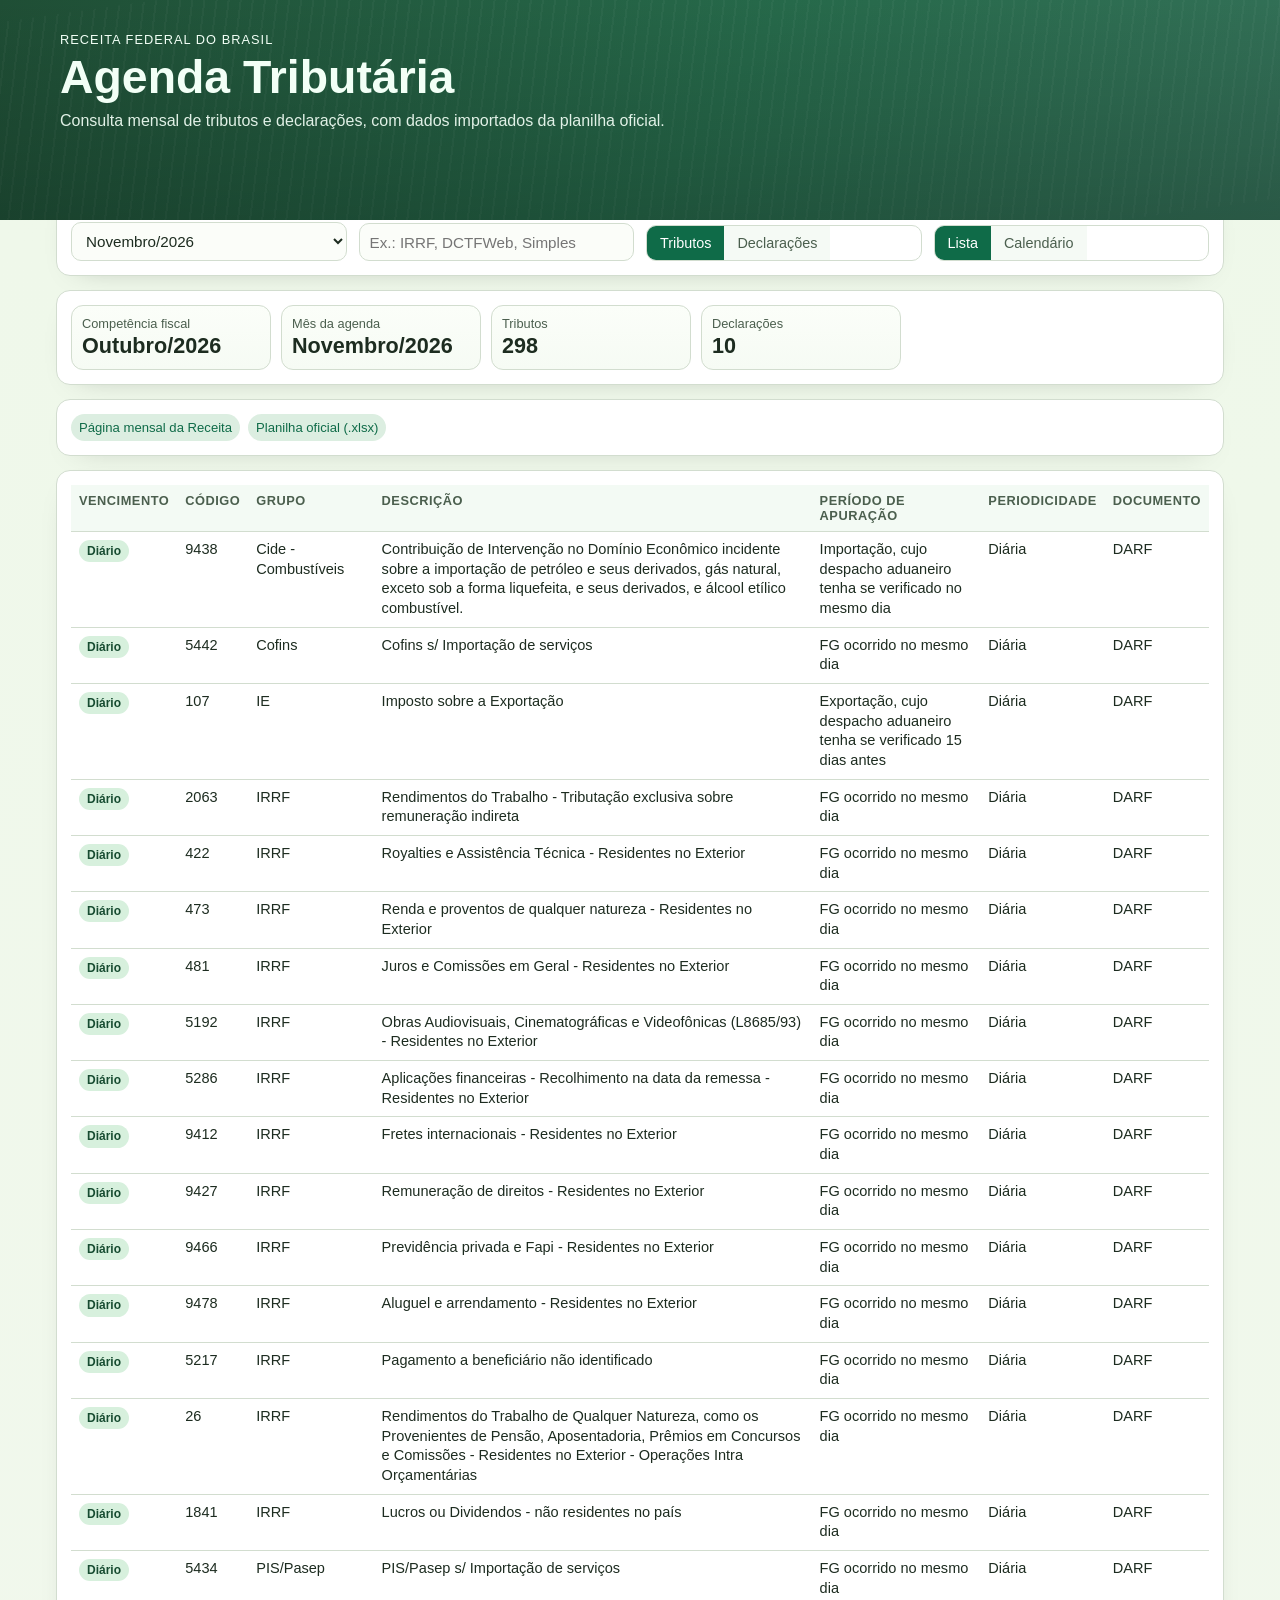
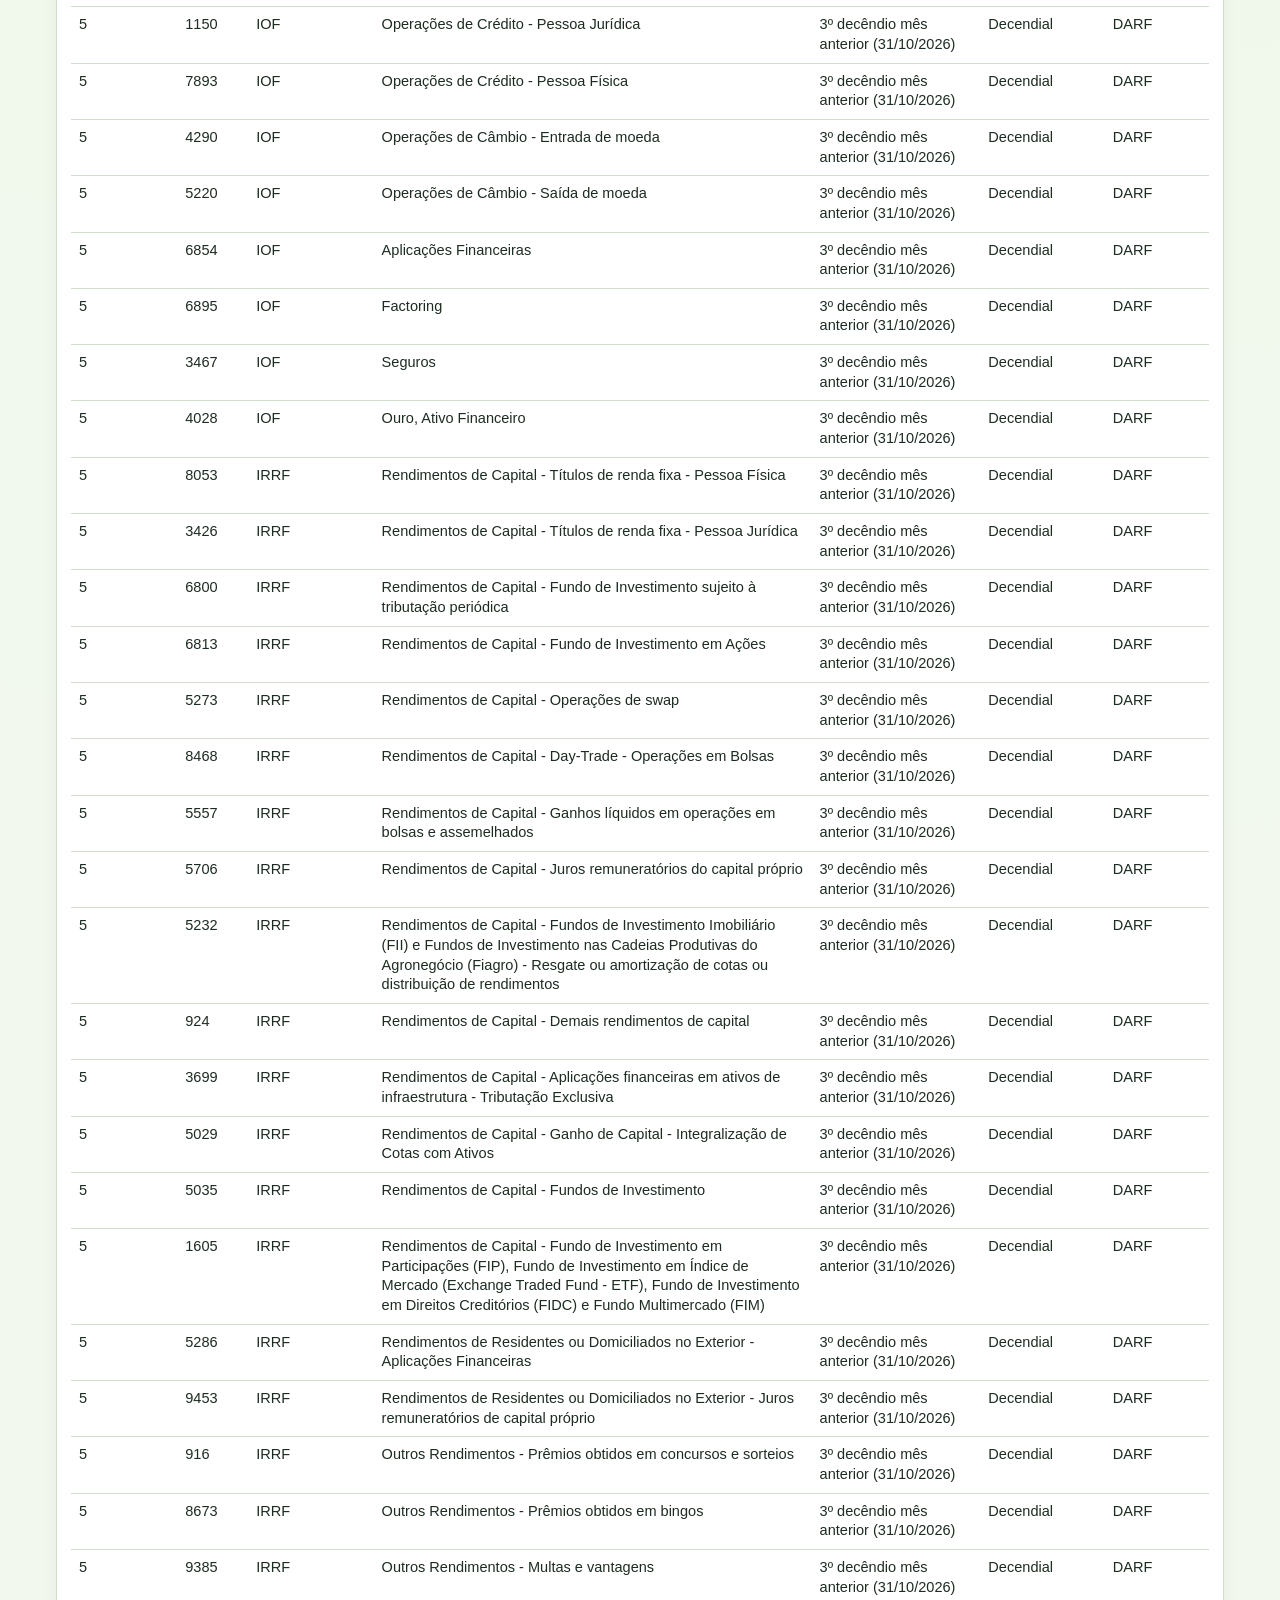
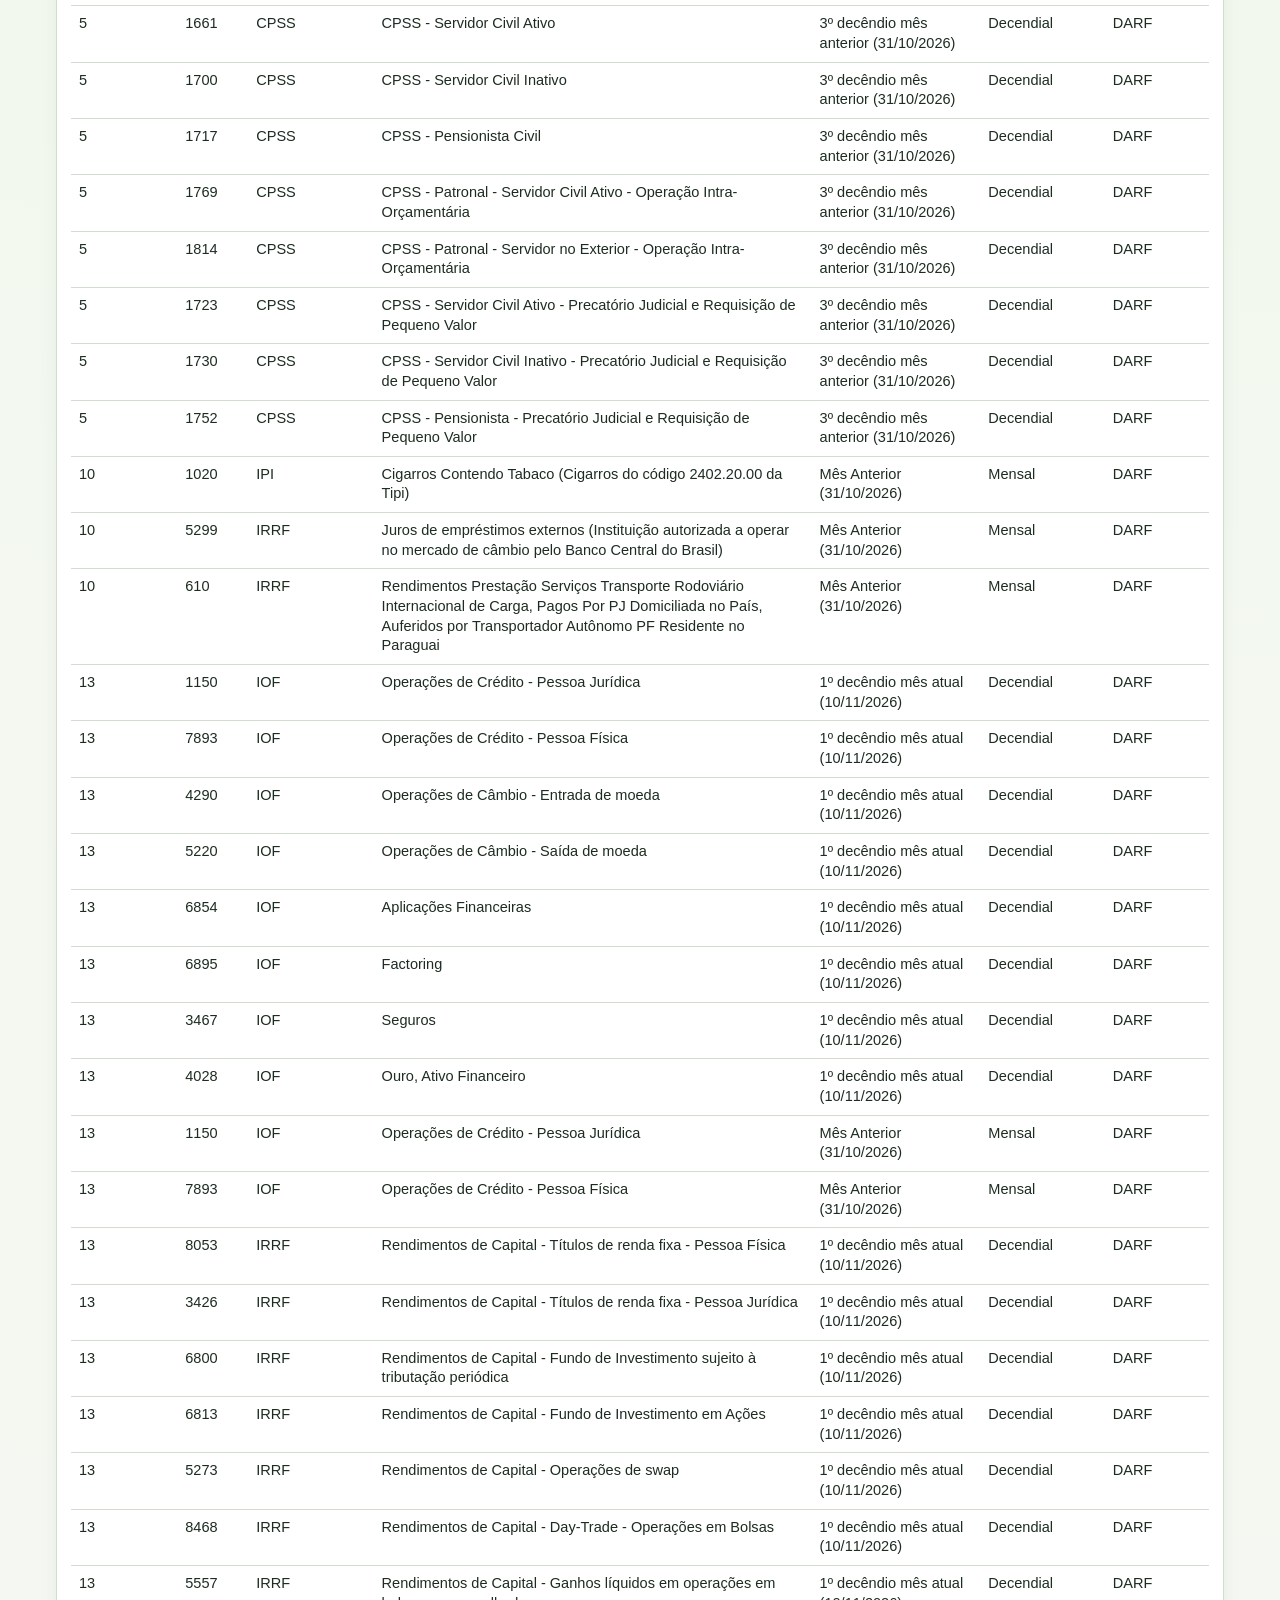
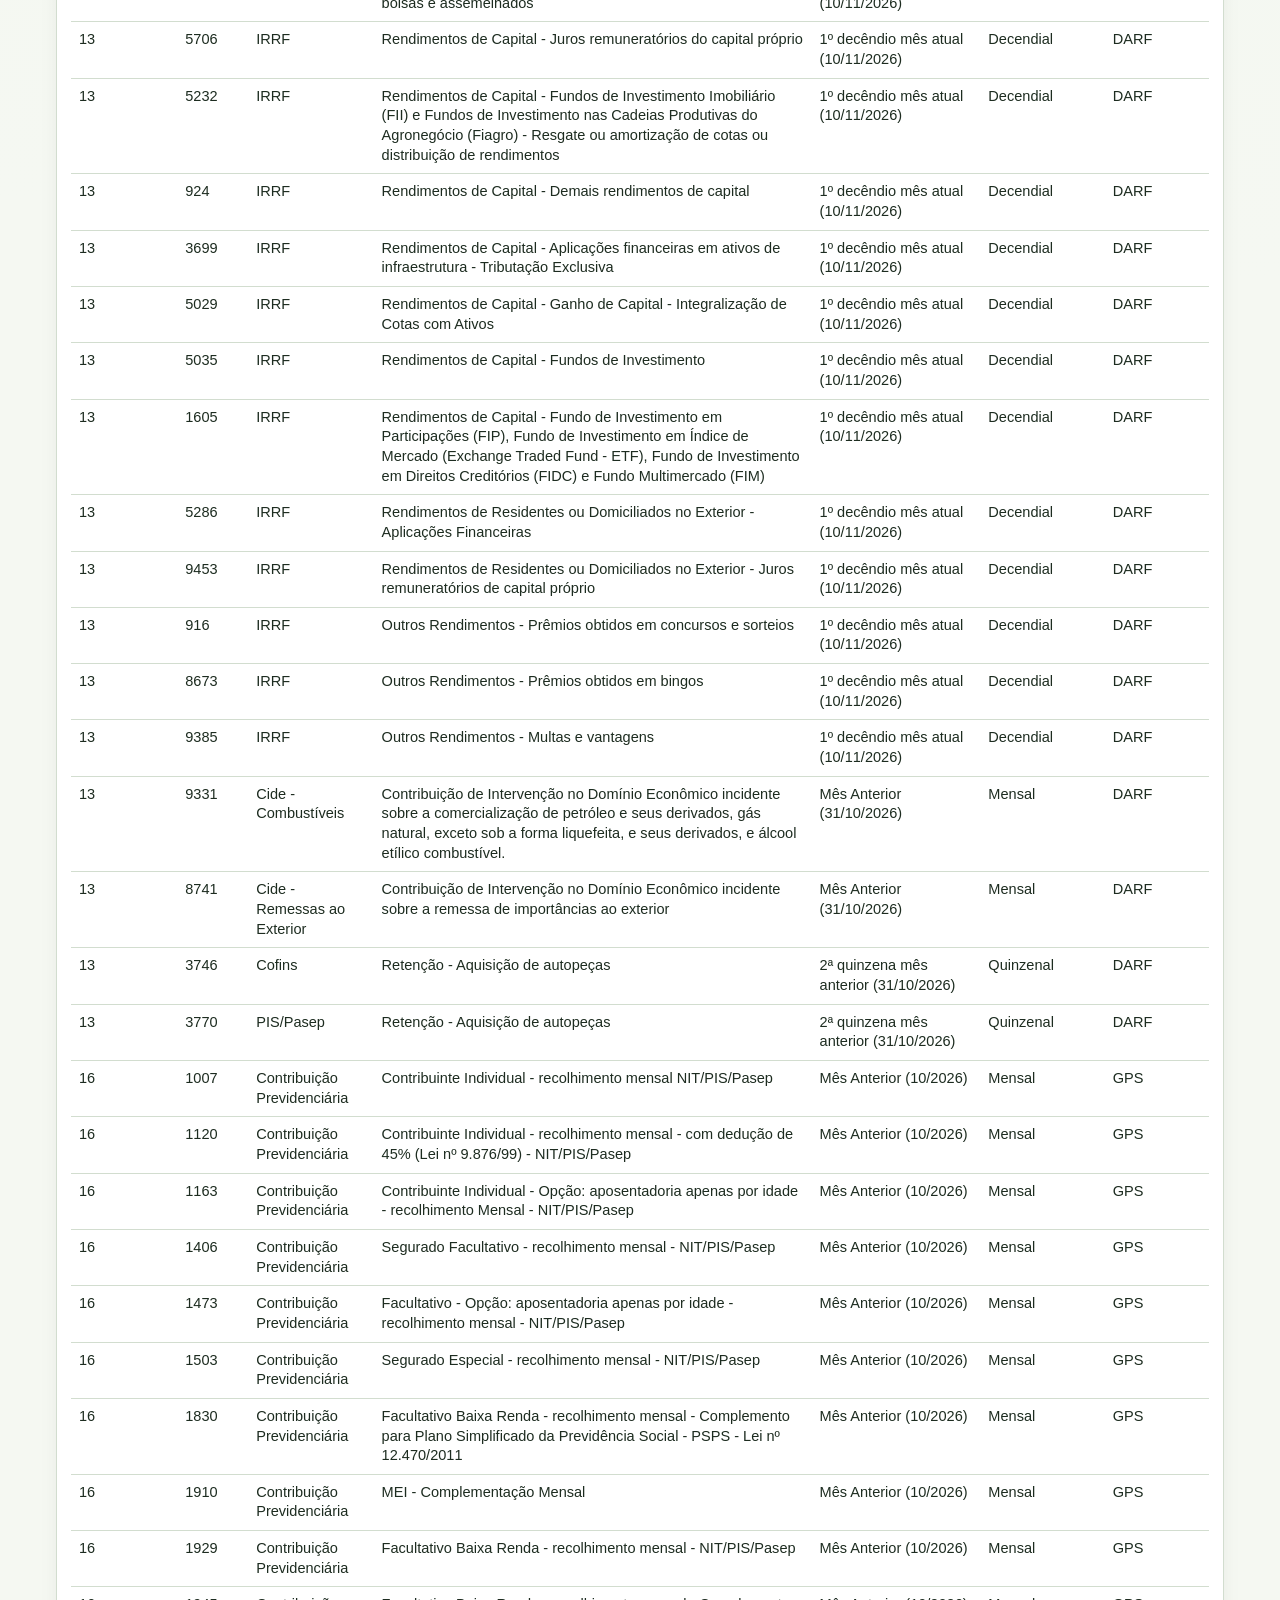
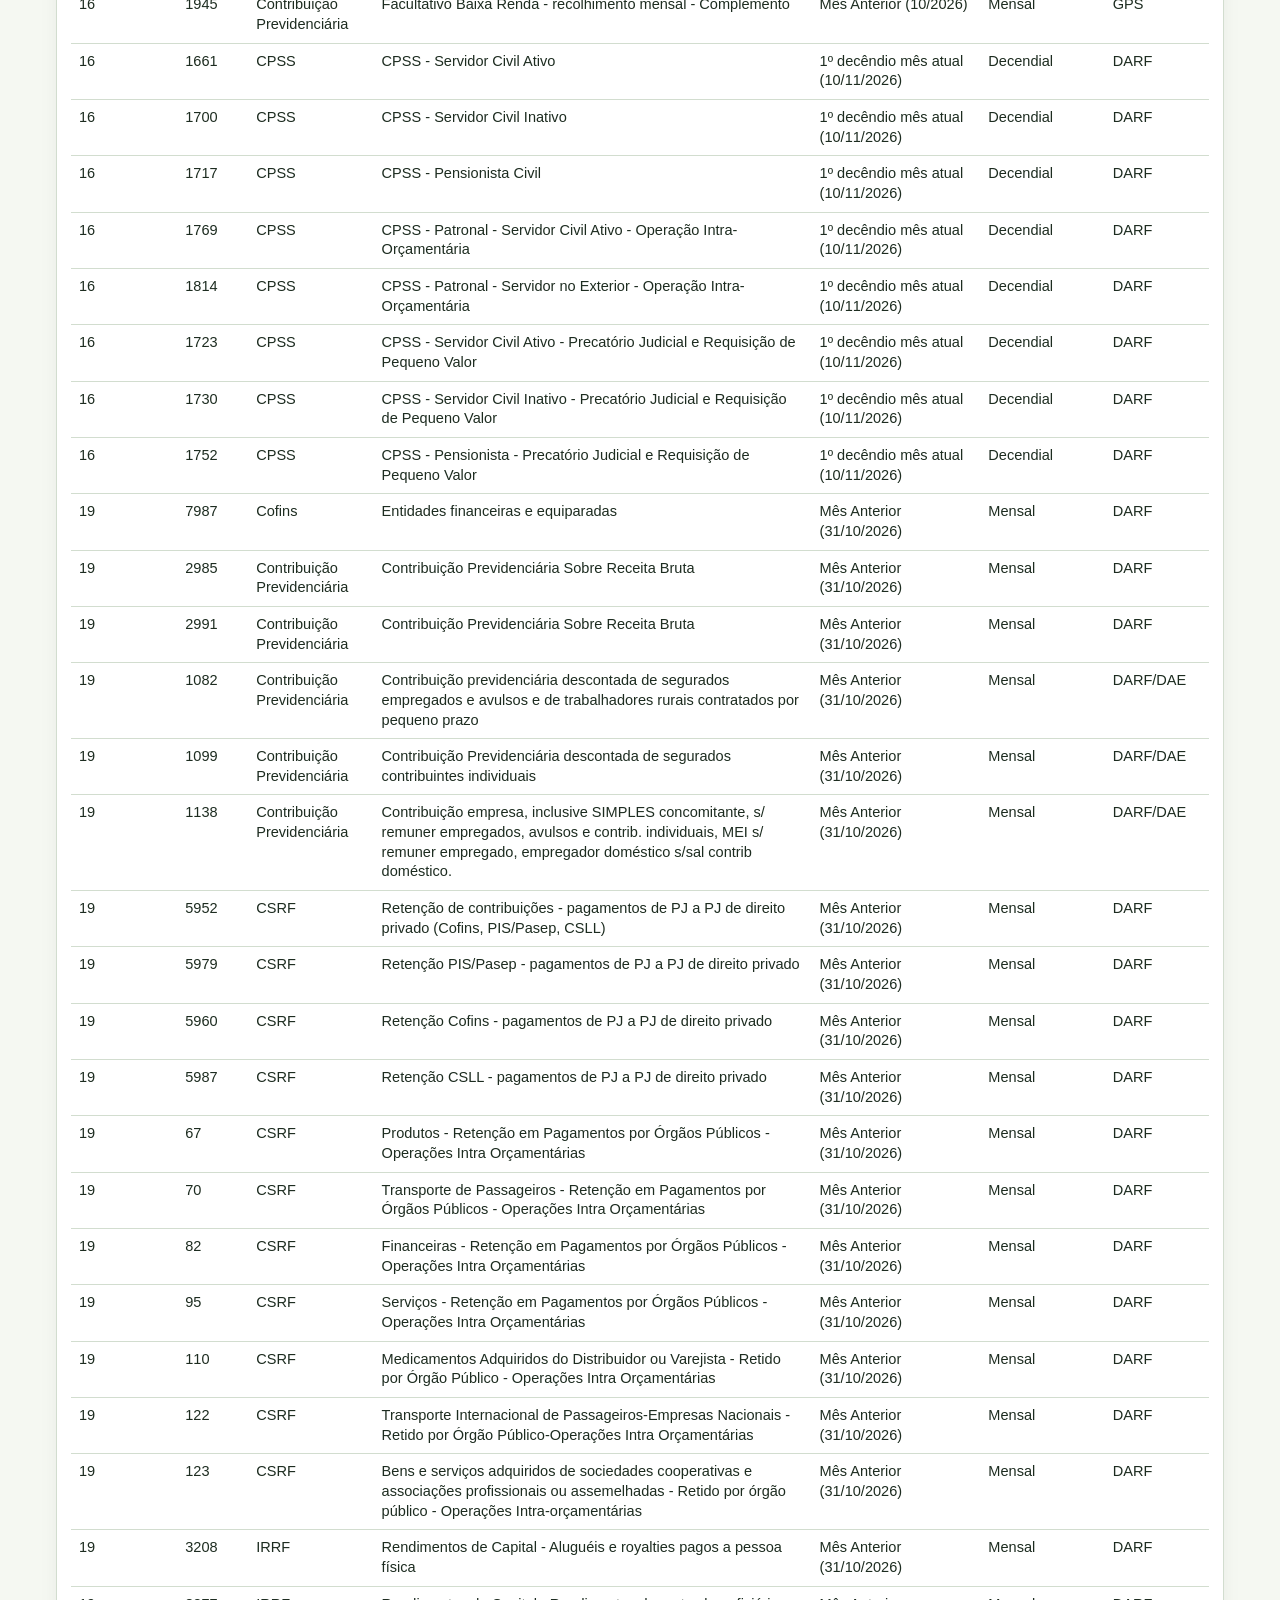
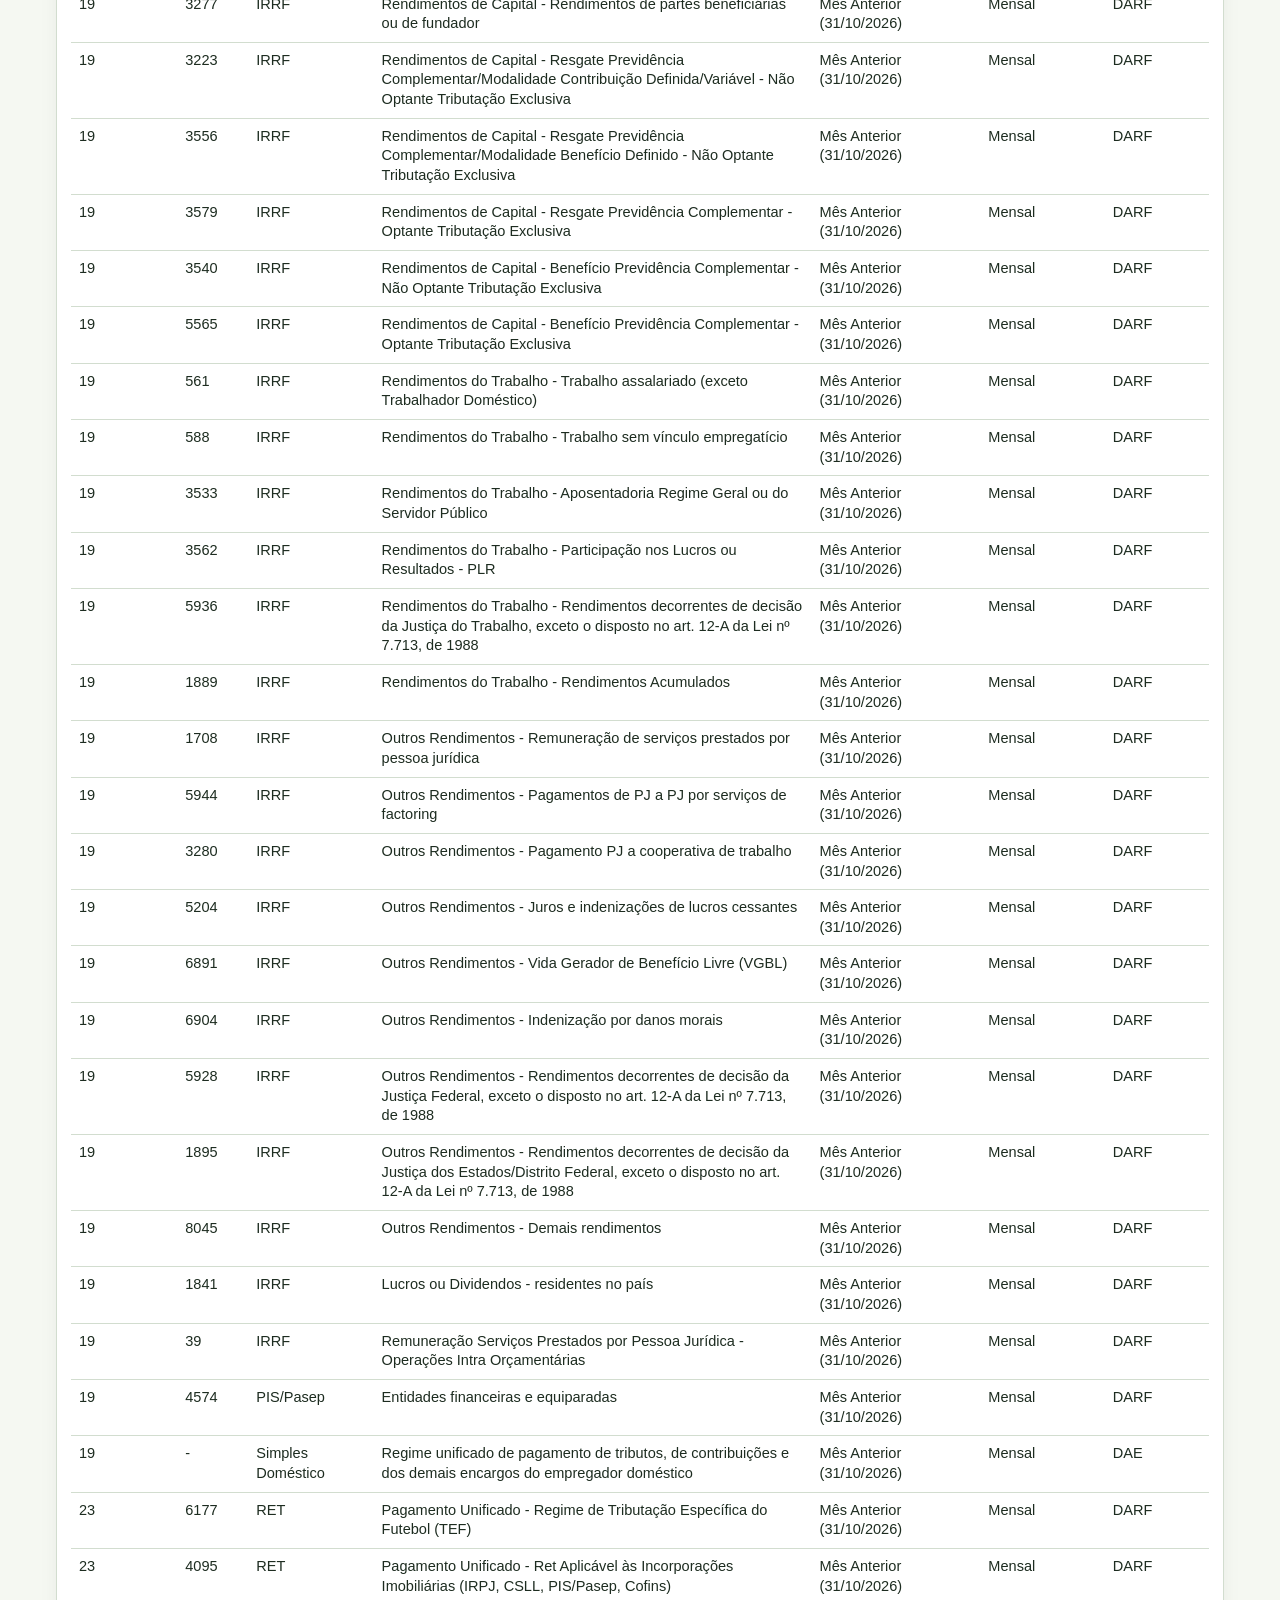
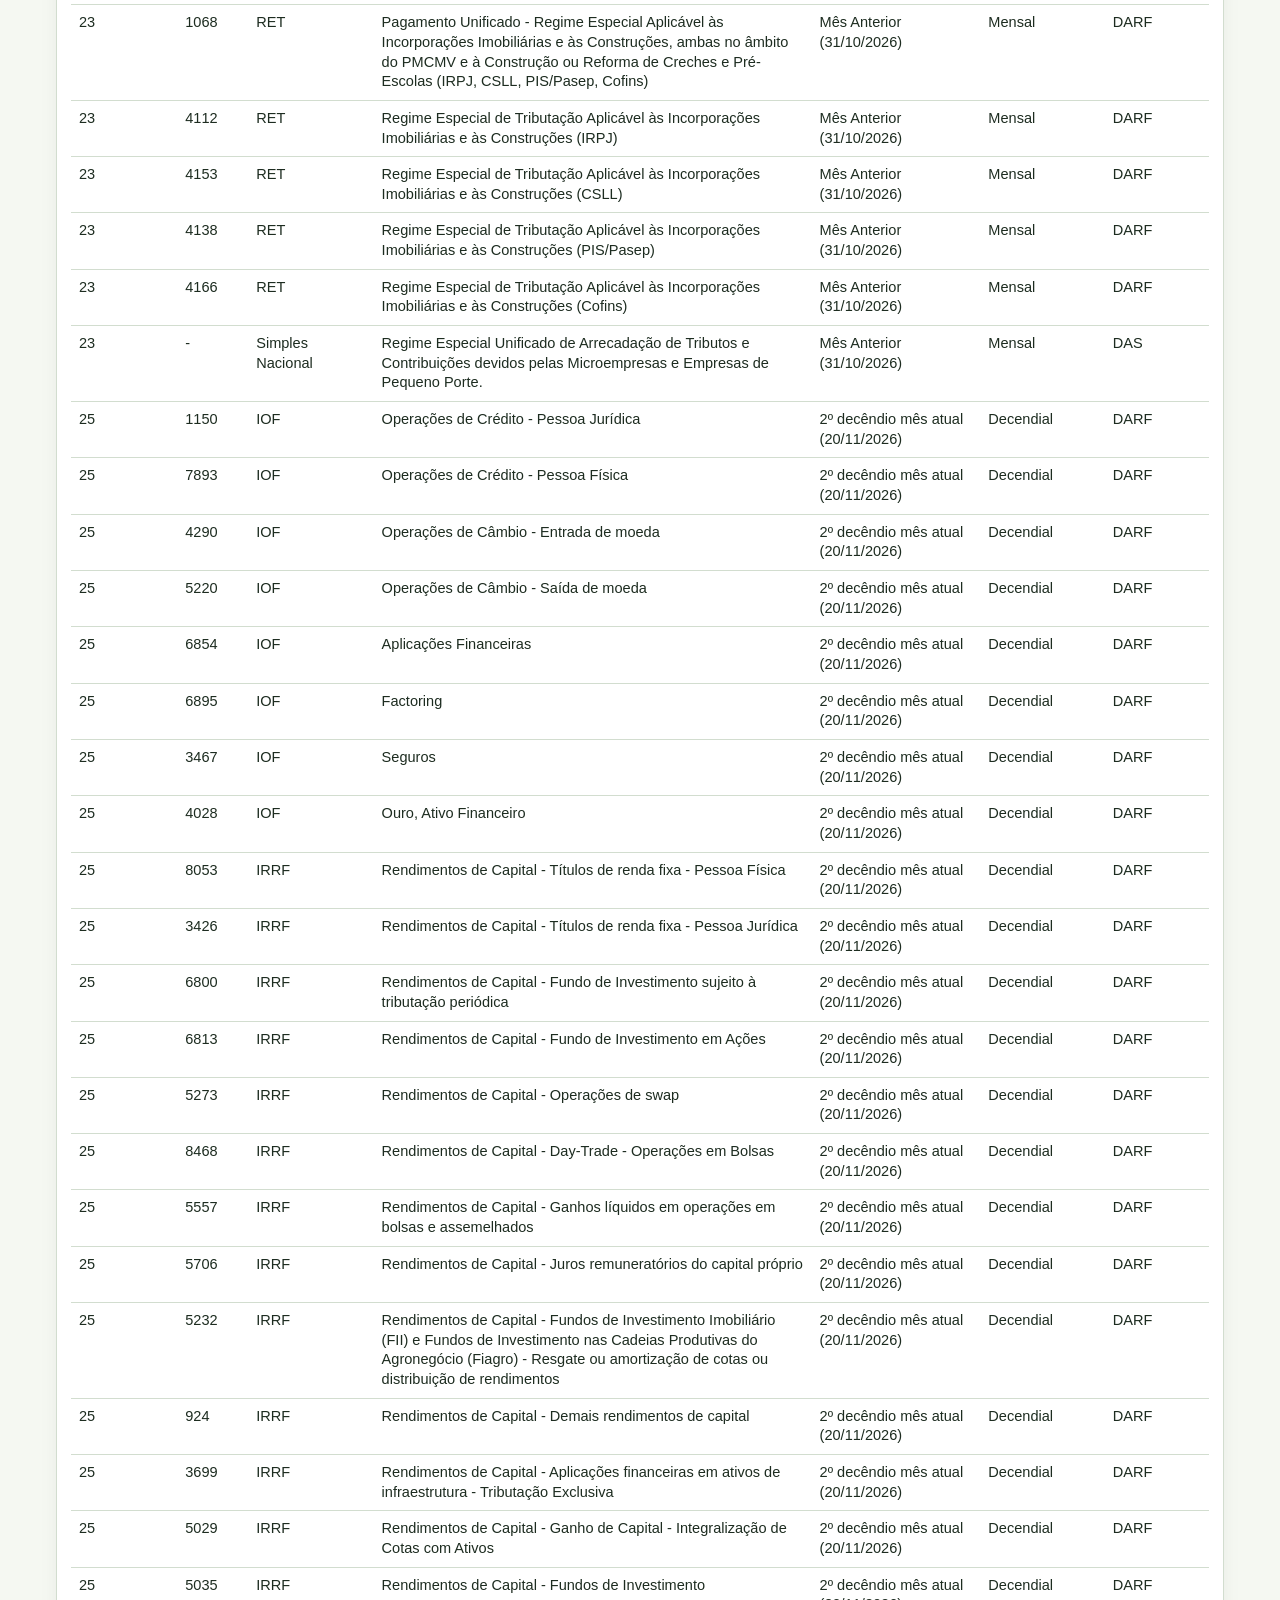
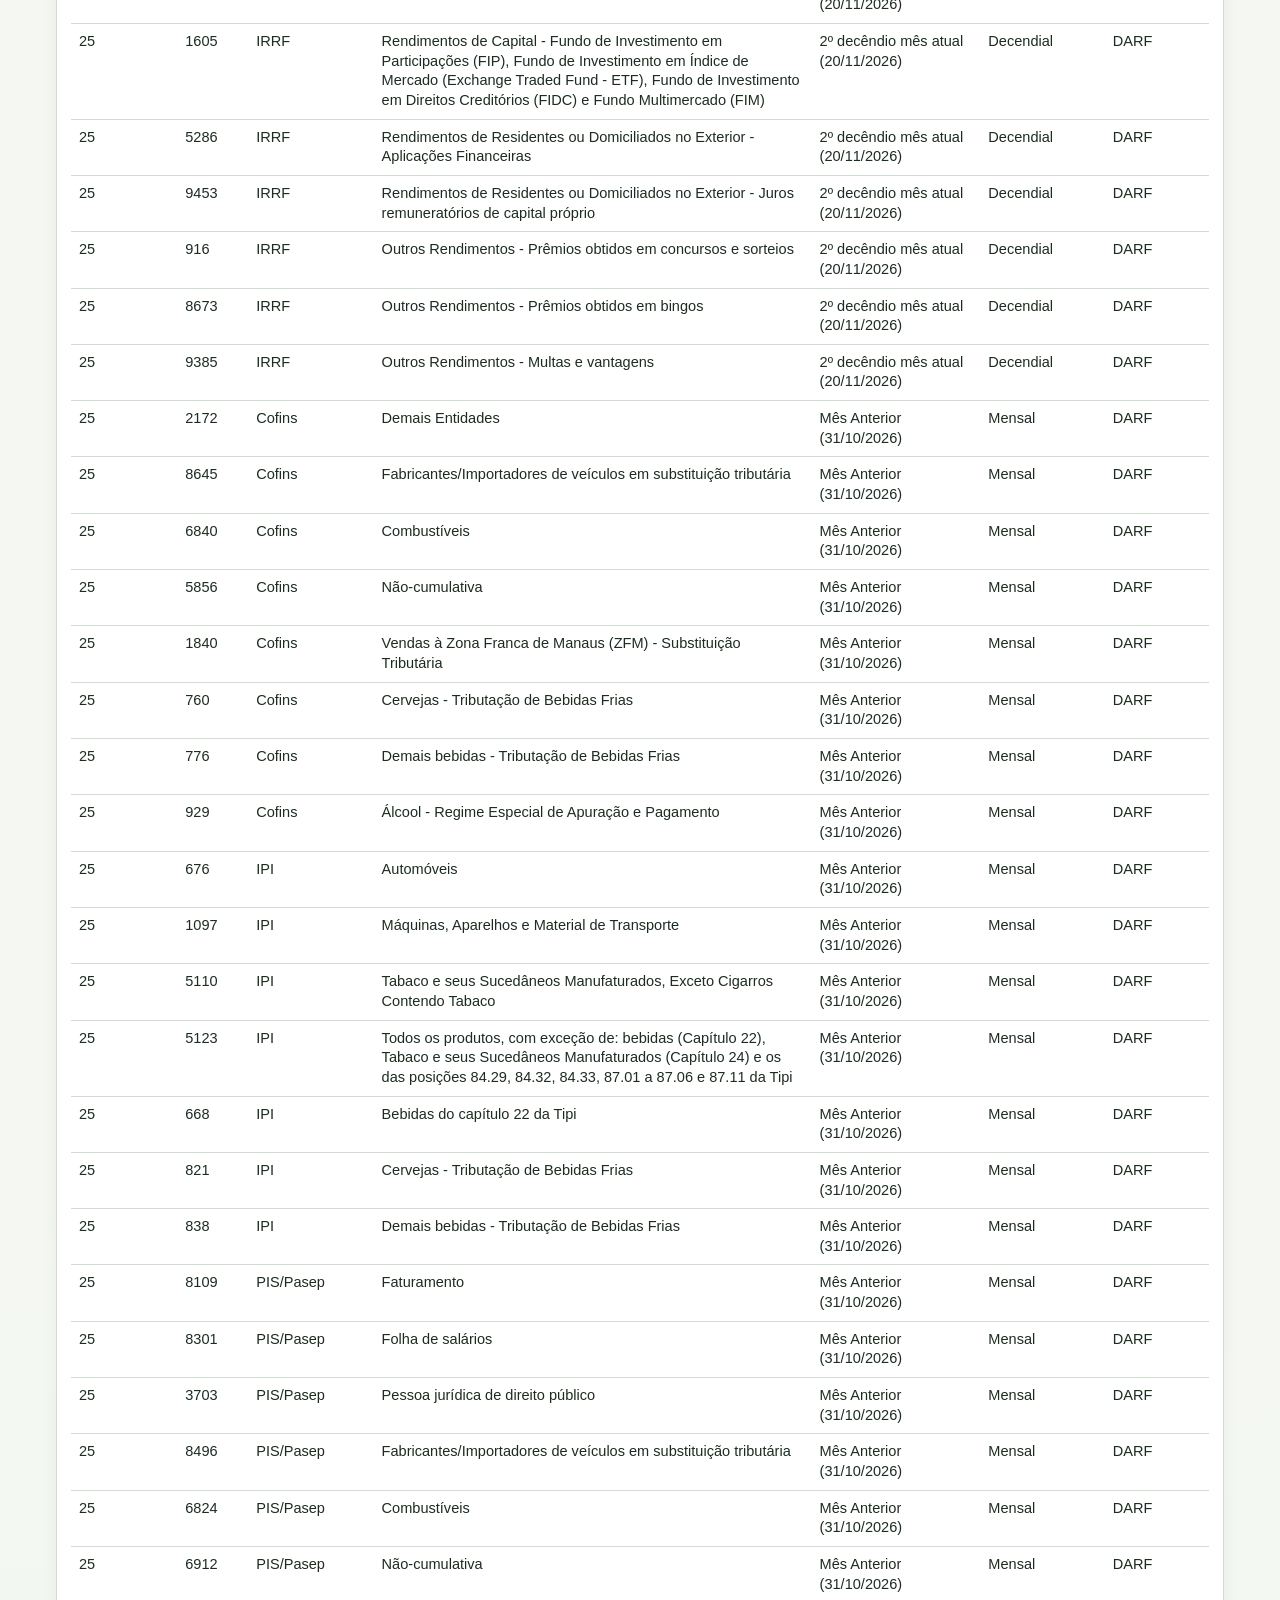
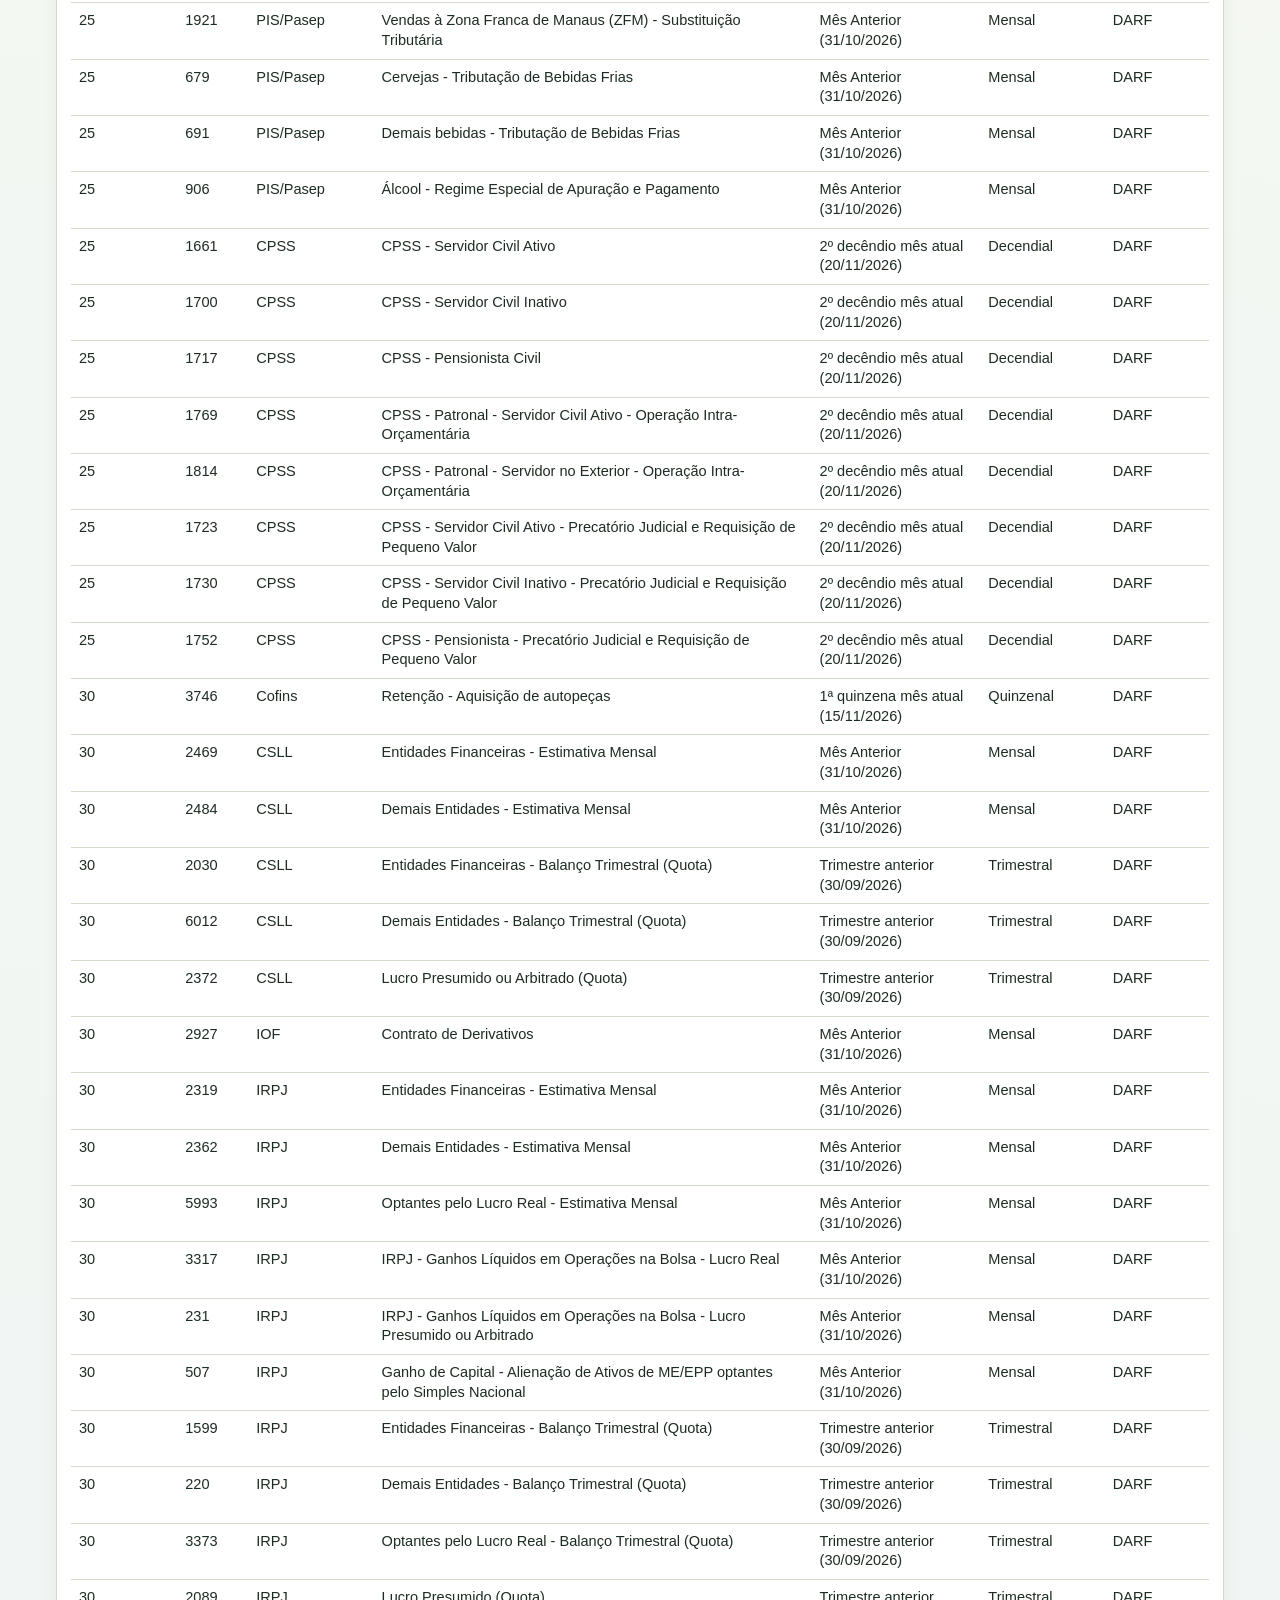
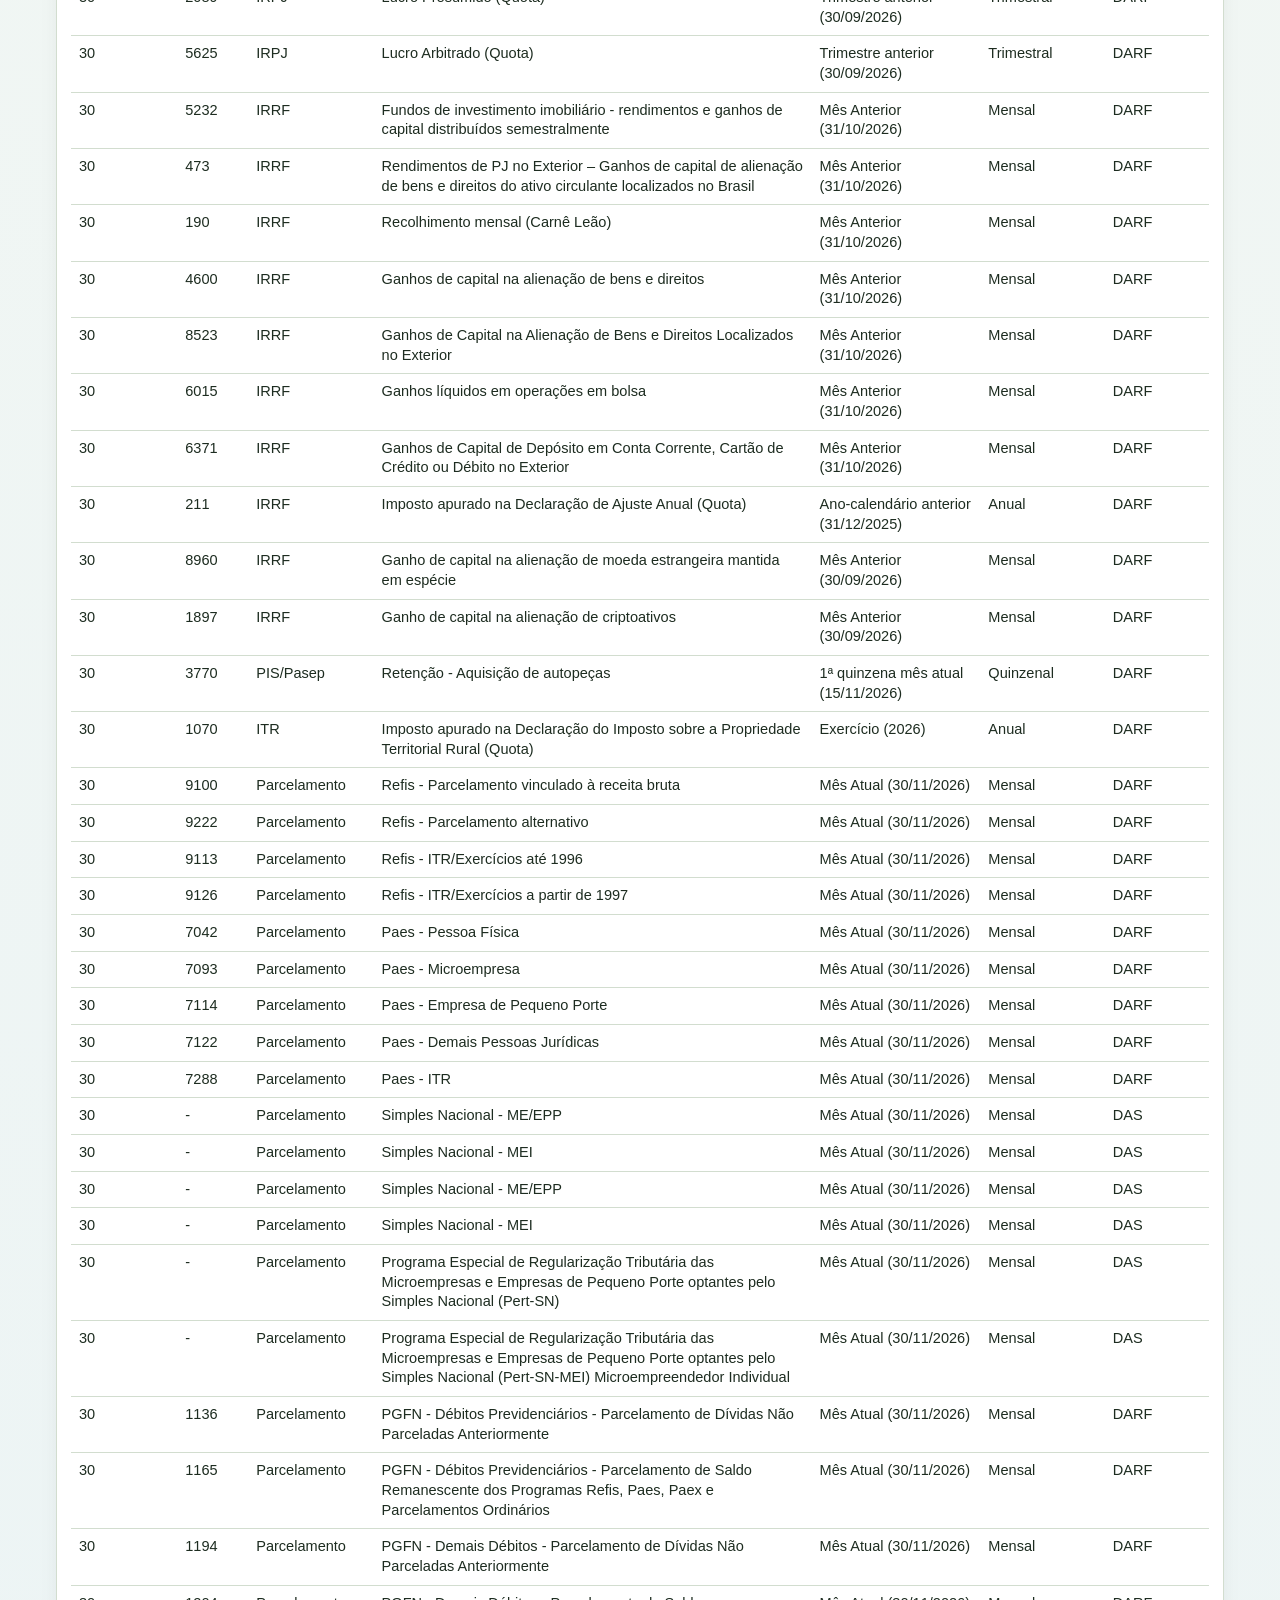
<file: index.html>
<!doctype html>
<html lang="pt-BR">
  <head>
    <meta charset="UTF-8" />
    <meta name="viewport" content="width=device-width, initial-scale=1.0" />
    <title>Agenda Tributária</title>
    <link rel="stylesheet" href="/assets/main.css" />
  </head>
  <body>
    <header class="hero">
      <div class="hero__overlay"></div>
      <div class="hero__content">
        <p class="hero__eyebrow">Receita Federal do Brasil</p>
        <h1>Agenda Tributária</h1>
        <p class="hero__subtitle">
          Consulta mensal de tributos e declarações, com dados importados da planilha oficial.
        </p>
      </div>
    </header>

    <main class="container">
      <section class="panel controls">
        <div class="controls__group">
          <label for="month-select">Competência</label>
          <select id="month-select"></select>
        </div>

        <div class="controls__group">
          <label for="search-input">Busca</label>
          <input id="search-input" type="text" placeholder="Ex.: IRRF, DCTFWeb, Simples" />
        </div>

        <div class="controls__group controls__group--view">
          <span>Tipo</span>
          <div class="segmented" role="tablist" aria-label="Tipo de agenda">
            <button id="tab-tributos" class="segmented__button is-active" data-view="tributos">Tributos</button>
            <button id="tab-declaracoes" class="segmented__button" data-view="declaracoes">Declarações</button>
          </div>
        </div>

        <div class="controls__group controls__group--view">
          <span>Visualização</span>
          <div class="segmented" role="tablist" aria-label="Modo de visualização">
            <button id="mode-list" class="segmented__button is-active" data-mode="list">Lista</button>
            <button id="mode-calendar" class="segmented__button" data-mode="calendar">Calendário</button>
          </div>
        </div>
      </section>

      <section class="panel summary" id="summary"></section>
      <section class="panel">
        <div id="source-links" class="source-links"></div>
      </section>

      <section class="panel calendar-panel is-hidden" id="calendar-panel">
        <div id="calendar-header" class="calendar-header"></div>
        <div id="calendar-grid" class="calendar-grid"></div>
        <div id="calendar-daily" class="calendar-daily"></div>
        <div id="calendar-details" class="calendar-details"></div>
      </section>

      <section class="panel table-panel" id="table-panel">
        <div class="table-wrap">
          <table>
            <thead id="table-head"></thead>
            <tbody id="table-body"></tbody>
          </table>
        </div>
      </section>
    </main>

    <template id="empty-state-template">
      <tr>
        <td colspan="8" class="empty-state">Nenhum item encontrado com os filtros atuais.</td>
      </tr>
    </template>

    <script src="/assets/main.js" defer></script>
  </body>
</html>
</file>
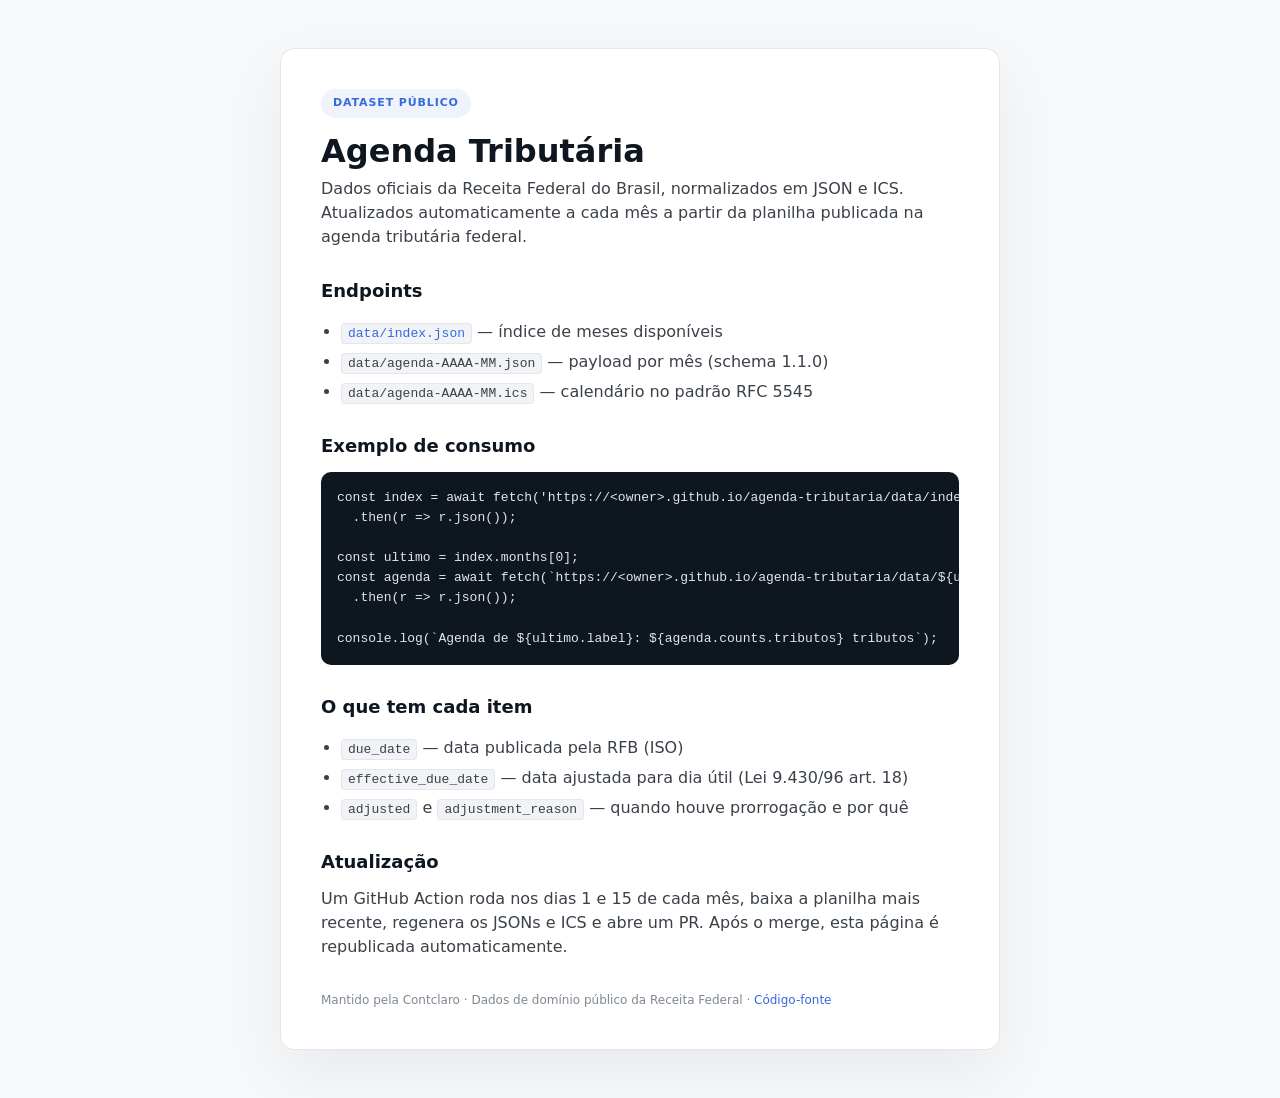
<file: site/index.html>
<!doctype html>
<html lang="pt-BR">
  <head>
    <meta charset="UTF-8" />
    <meta name="viewport" content="width=device-width, initial-scale=1.0" />
    <title>Agenda Tributária — Dados</title>
    <meta name="description" content="Dataset público da Agenda Tributária da Receita Federal, normalizado em JSON com cálculo de dia útil e exportação ICS." />
    <style>
      :root {
        --ink: #0e161f;
        --muted: #3a4149;
        --line: #e3e6ea;
        --accent: #3669de;
        --accent-soft: #eef3fc;
        --bg: #f7f8fa;
      }
      * { box-sizing: border-box; }
      body {
        margin: 0;
        font-family: -apple-system, BlinkMacSystemFont, "Segoe UI", Inter, system-ui, sans-serif;
        background: var(--bg);
        color: var(--ink);
        padding: 48px 16px;
        line-height: 1.5;
      }
      main {
        max-width: 720px;
        margin: 0 auto;
        background: #ffffff;
        border: 1px solid var(--line);
        border-radius: 14px;
        padding: 40px;
        box-shadow: 0 24px 64px rgba(11, 19, 30, 0.06);
      }
      .badge {
        display: inline-block;
        background: var(--accent-soft);
        color: var(--accent);
        font-size: 11px;
        font-weight: 700;
        letter-spacing: 0.08em;
        text-transform: uppercase;
        padding: 6px 12px;
        border-radius: 999px;
      }
      h1 { font-size: 32px; margin: 16px 0 8px; line-height: 1.1; }
      p { color: var(--muted); margin: 0 0 14px; }
      h2 { font-size: 18px; margin: 28px 0 12px; }
      code {
        background: #f1f3f6;
        border: 1px solid var(--line);
        padding: 2px 6px;
        border-radius: 4px;
        font-family: "SF Mono", Menlo, monospace;
        font-size: 13px;
      }
      pre {
        background: #0e161f;
        color: #e3e6ea;
        padding: 16px;
        border-radius: 10px;
        overflow-x: auto;
        font-size: 13px;
        line-height: 1.55;
      }
      a { color: var(--accent); text-decoration: none; }
      a:hover { text-decoration: underline; }
      ul { padding-left: 20px; }
      li { margin: 6px 0; color: var(--muted); }
      footer { margin-top: 32px; font-size: 12px; color: #7e8892; }
    </style>
  </head>
  <body>
    <main>
      <span class="badge">Dataset público</span>
      <h1>Agenda Tributária</h1>
      <p>
        Dados oficiais da Receita Federal do Brasil, normalizados em JSON e ICS.
        Atualizados automaticamente a cada mês a partir da planilha publicada na agenda
        tributária federal.
      </p>

      <h2>Endpoints</h2>
      <ul>
        <li><a href="data/index.json"><code>data/index.json</code></a> — índice de meses disponíveis</li>
        <li><code>data/agenda-AAAA-MM.json</code> — payload por mês (schema 1.1.0)</li>
        <li><code>data/agenda-AAAA-MM.ics</code> — calendário no padrão RFC 5545</li>
      </ul>

      <h2>Exemplo de consumo</h2>
      <pre>const index = await fetch('https://&lt;owner&gt;.github.io/agenda-tributaria/data/index.json')
  .then(r =&gt; r.json());

const ultimo = index.months[0];
const agenda = await fetch(`https://&lt;owner&gt;.github.io/agenda-tributaria/data/${ultimo.file}`)
  .then(r =&gt; r.json());

console.log(`Agenda de ${ultimo.label}: ${agenda.counts.tributos} tributos`);</pre>

      <h2>O que tem cada item</h2>
      <ul>
        <li><code>due_date</code> — data publicada pela RFB (ISO)</li>
        <li><code>effective_due_date</code> — data ajustada para dia útil (Lei 9.430/96 art. 18)</li>
        <li><code>adjusted</code> e <code>adjustment_reason</code> — quando houve prorrogação e por quê</li>
      </ul>

      <h2>Atualização</h2>
      <p>
        Um GitHub Action roda nos dias 1 e 15 de cada mês, baixa a planilha mais recente,
        regenera os JSONs e ICS e abre um PR. Após o merge, esta página é republicada
        automaticamente.
      </p>

      <footer>
        Mantido pela Contclaro · Dados de domínio público da Receita Federal ·
        <a href="https://github.com/">Código-fonte</a>
      </footer>
    </main>
  </body>
</html>
</file>
<file: assets/main.css>
:root {
  --bg: #f5f8f2;
  --panel: #ffffff;
  --ink: #1d2c20;
  --muted: #4b5f4e;
  --accent: #0f6b48;
  --accent-soft: #dceee1;
  --line: #d2ddcf;
}

* {
  box-sizing: border-box;
}

body {
  margin: 0;
  font-family: "IBM Plex Sans", "Avenir Next", "Segoe UI", sans-serif;
  color: var(--ink);
  background: radial-gradient(circle at 85% -10%, #ecf8e6 0%, transparent 35%),
    radial-gradient(circle at 0% 110%, #e5f1f7 0%, transparent 38%), var(--bg);
}

.hero {
  position: relative;
  min-height: 220px;
  background: linear-gradient(125deg, #1f4e35, #26694a 55%, #357159);
  overflow: hidden;
}

.hero::before {
  content: "";
  position: absolute;
  inset: -30%;
  background-image: repeating-linear-gradient(
    105deg,
    rgba(255, 255, 255, 0.08),
    rgba(255, 255, 255, 0.08) 2px,
    transparent 2px,
    transparent 12px
  );
  opacity: 0.4;
  transform: rotate(-8deg);
}

.hero__overlay {
  position: absolute;
  inset: 0;
  background: linear-gradient(180deg, transparent, rgba(0, 0, 0, 0.22));
}

.hero__content {
  position: relative;
  max-width: 1200px;
  margin: 0 auto;
  padding: 32px 20px;
  color: #f2fff6;
}

.hero__eyebrow {
  margin: 0;
  letter-spacing: 0.08em;
  font-size: 0.8rem;
  text-transform: uppercase;
}

.hero h1 {
  margin: 6px 0 10px;
  font-size: clamp(2rem, 4vw, 2.9rem);
  line-height: 1.05;
}

.hero__subtitle {
  margin: 0;
  max-width: 720px;
  font-size: 1rem;
  opacity: 0.92;
}

.container {
  max-width: 1200px;
  margin: -34px auto 28px;
  padding: 0 16px;
  display: grid;
  gap: 14px;
}

.panel {
  background: var(--panel);
  border: 1px solid var(--line);
  border-radius: 14px;
  padding: 14px;
  box-shadow: 0 10px 30px -22px rgba(0, 0, 0, 0.35);
}

.controls {
  display: grid;
  grid-template-columns: repeat(4, minmax(180px, 1fr));
  gap: 12px;
}

.controls__group {
  display: grid;
  gap: 6px;
}

.controls label,
.controls span {
  font-size: 0.82rem;
  color: var(--muted);
  font-weight: 600;
}

select,
input {
  border: 1px solid var(--line);
  border-radius: 10px;
  padding: 9px 10px;
  font-size: 0.95rem;
  color: var(--ink);
  background: #fbfdf9;
}

.segmented {
  display: inline-flex;
  border: 1px solid var(--line);
  border-radius: 10px;
  overflow: hidden;
}

.segmented__button {
  background: #f5faf5;
  color: var(--muted);
  border: 0;
  padding: 8px 13px;
  font-size: 0.9rem;
  cursor: pointer;
}

.segmented__button.is-active {
  color: #fff;
  background: var(--accent);
}

.summary {
  display: flex;
  gap: 10px;
  flex-wrap: wrap;
}

.summary-card {
  min-width: 200px;
  border: 1px solid var(--line);
  border-radius: 12px;
  padding: 10px;
  background: linear-gradient(180deg, #fbfef9, #f6fbf4);
}

.summary-card__label {
  margin: 0;
  font-size: 0.8rem;
  color: var(--muted);
}

.summary-card__value {
  margin: 2px 0 0;
  font-size: 1.35rem;
  font-weight: 700;
}

.source-links {
  display: flex;
  flex-wrap: wrap;
  gap: 8px;
}

.source-links a {
  text-decoration: none;
  font-size: 0.82rem;
  color: var(--accent);
  background: var(--accent-soft);
  padding: 6px 8px;
  border-radius: 999px;
}

.table-wrap {
  overflow: auto;
}

.is-hidden {
  display: none !important;
}

.calendar-header {
  display: flex;
  align-items: center;
  justify-content: space-between;
  gap: 10px;
  margin-bottom: 12px;
}

.calendar-header__title {
  margin: 0;
  font-size: 1.1rem;
}

.calendar-header__hint {
  margin: 0;
  color: var(--muted);
  font-size: 0.82rem;
}

.calendar-grid {
  border: 1px solid var(--line);
  border-radius: 12px;
  overflow: hidden;
  background: #fbfef9;
}

.calendar-weekdays,
.calendar-cells {
  display: grid;
  grid-template-columns: repeat(7, minmax(0, 1fr));
}

.calendar-weekday {
  padding: 8px 6px;
  text-align: center;
  font-size: 0.77rem;
  font-weight: 700;
  color: var(--muted);
  border-right: 1px solid var(--line);
  background: #eef8f0;
}

.calendar-weekday:last-child {
  border-right: 0;
}

.calendar-cell {
  min-height: 128px;
  border-right: 1px solid var(--line);
  border-top: 1px solid var(--line);
  background: #fff;
}

.calendar-cell:nth-child(7n) {
  border-right: 0;
}

.calendar-cell--empty {
  background: #f8fbf7;
}

.calendar-day {
  width: 100%;
  height: 100%;
  border: 0;
  text-align: left;
  padding: 8px;
  background: transparent;
  cursor: pointer;
}

.calendar-day:hover {
  background: #f2faf4;
}

.calendar-day.is-selected {
  background: #e7f7eb;
  outline: 2px solid #9fd2af;
  outline-offset: -2px;
}

.calendar-day__top {
  display: flex;
  align-items: center;
  justify-content: space-between;
  margin-bottom: 4px;
}

.calendar-day__number {
  font-weight: 700;
  color: #163122;
}

.calendar-day__count {
  font-size: 0.74rem;
  color: #27563c;
  background: #d9f1e0;
  border-radius: 999px;
  padding: 2px 6px;
}

.calendar-day__items {
  display: grid;
  gap: 3px;
}

.calendar-day__item {
  margin: 0;
  font-size: 0.75rem;
  color: #284736;
  line-height: 1.25;
}

.calendar-daily {
  margin-top: 12px;
}

.calendar-daily__title,
.calendar-details__title {
  margin: 0 0 6px;
  font-size: 0.88rem;
  color: var(--muted);
  text-transform: uppercase;
  letter-spacing: 0.05em;
}

.calendar-daily__list,
.calendar-details__list {
  margin: 0;
  padding: 0;
  list-style: none;
  display: grid;
  gap: 8px;
}

.calendar-daily__item,
.calendar-details__item {
  border: 1px solid var(--line);
  border-radius: 10px;
  padding: 8px;
  background: #fbfef9;
}

.calendar-details {
  margin-top: 12px;
}

.calendar-details__item-title {
  margin: 0;
  font-size: 0.9rem;
}

.calendar-details__item-meta {
  margin: 4px 0 0;
  font-size: 0.79rem;
  color: var(--muted);
}

table {
  width: 100%;
  border-collapse: collapse;
  min-width: 880px;
}

thead {
  background: #f3faf4;
}

th,
td {
  border-bottom: 1px solid var(--line);
  padding: 8px;
  vertical-align: top;
  text-align: left;
}

th {
  font-size: 0.8rem;
  color: var(--muted);
  text-transform: uppercase;
  letter-spacing: 0.04em;
}

td {
  font-size: 0.91rem;
  line-height: 1.35;
}

.badge {
  display: inline-block;
  padding: 3px 8px;
  border-radius: 999px;
  font-size: 0.75rem;
  font-weight: 700;
  color: #174c31;
  background: #d7f0dd;
}

.empty-state {
  text-align: center;
  padding: 24px;
  color: var(--muted);
}

@media (max-width: 920px) {
  .controls {
    grid-template-columns: repeat(2, minmax(0, 1fr));
  }

  .container {
    margin-top: -24px;
  }

  .hero {
    min-height: 190px;
  }

  .calendar-cell {
    min-height: 112px;
  }
}

@media (max-width: 640px) {
  .controls {
    grid-template-columns: 1fr;
  }

  .calendar-cell {
    min-height: 104px;
  }

  .calendar-day__item {
    font-size: 0.7rem;
  }
}
</file>
